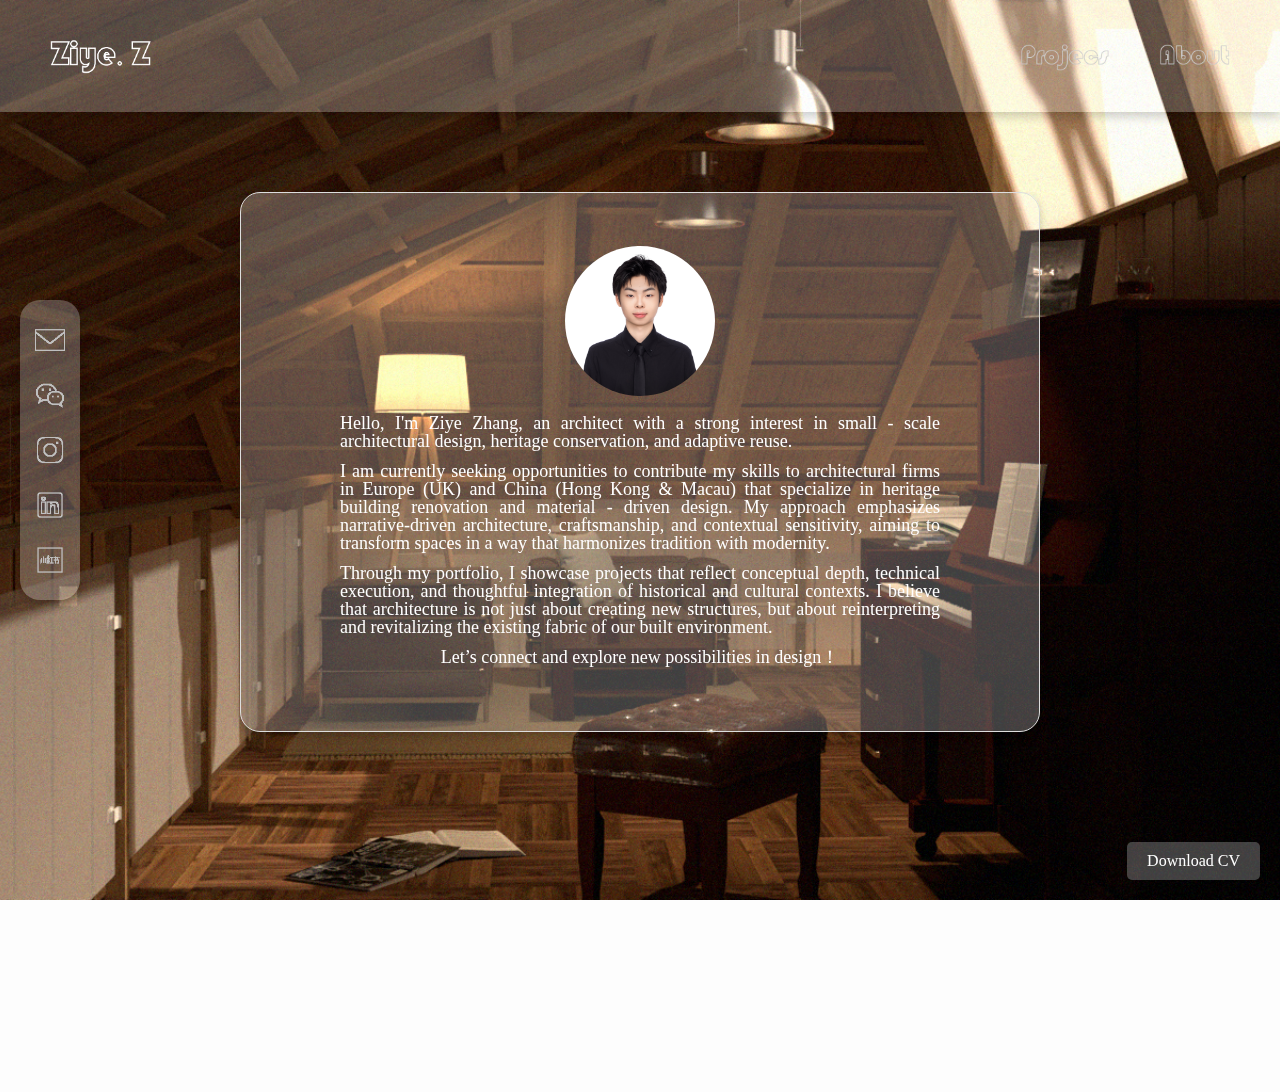
<file: about.html>
<!DOCTYPE html>
<html lang="en">
<head>
    <meta charset="UTF-8">
    <meta name="viewport" content="width=device-width, initial-scale=1.0">
    <title>Ziye.Z</title>
    <link rel="stylesheet" href="styles2.css">
</head>
<body>
    <header>
        <div class="logo">
            <a href="index.html"><img src="images/Logo.png" alt="Logo"></a>
        </div>
        <nav>
            <ul>
                <li><a href="#"><img src="images/projects.png" alt="projects"></a>
                    <ul class="dropdown-menu">
                        <li><a href="project1.html">The Twelve Bothers</a></li>
                        <li><a href="project2.html">The Revival of Bamboo</a></li>
                        <li><a href="project3.html">A Solitary Equilibrium</a></li>
                        <li><a href="project4.html">Garden Island</a></li>
                    </ul>
                </li>
                <li><a href="about.html"><img src="images/about.png" alt="about"></a></li>
            </ul>
        </nav>
    </header>

    <section class="project-container">
        <div class="project-slider">
            <!-- Page 1 -->
            <div class="project-page">
                <img src="images/profile.jpg" alt="Profile Picture" class="profile-avatar">
                <br>
                <p>Hello, I'm Ziye Zhang, an architect with a strong interest in small - scale architectural design, heritage conservation, and adaptive reuse.</p>
                <p>I am currently seeking opportunities to contribute my skills to architectural firms in Europe (UK) and China (Hong Kong & Macau) that specialize in heritage building renovation and material - driven design. My approach emphasizes narrative-driven architecture, craftsmanship, and contextual sensitivity, aiming to transform spaces in a way that harmonizes tradition with modernity.</p>
                <p>Through my portfolio, I showcase projects that reflect conceptual depth, technical execution, and thoughtful integration of historical and cultural contexts. I believe that architecture is not just about creating new structures, but about reinterpreting and revitalizing the existing fabric of our built environment.</p>
                <p>Let’s connect and explore new possibilities in design！</p>
            </div>
    
            <!-- Page 2 -->
            <div class="project-page">
                <h2>Academics & Honors</h2>
                <br>
                <p>BSc Architecture - Xi'an Jiaotong Liverpool University (XJTLU)</p>
                <p>MAUBS Architecture track - Delft University of Technology (TUD)</p>
                <br>
                <p>Academic Excellence Award - 2021-2022</p>
                <p>Academic Excellence Award - 2022-2023</p>
                <p>National Encouragement Scholarship - 2021-2022</p>
                <p>National Encouragement Scholarship - 2022-2023</p>
            </div>
    
            <div class="project-page">
                <h2>Work Experience & Skill Sets</h2>
                <br>
                <p>Architect Intern - China Design Group (2022)</p>
            
                <!-- 图标组应该放在project-page内部 -->
                <div class="icon-hover-group">
                    <div class="icon-unit">
                        <img src="icons/rhino.png" class="hover-icon">
                        <span class="icon-label">Rhino</span>
                    </div>
            
                    <div class="icon-unit">
                        <img src="icons/vray.png" class="hover-icon">
                        <span class="icon-label">Vray</span>
                    </div>

                    <div class="icon-unit">
                        <img src="icons/revit.png" class="hover-icon">
                        <span class="icon-label">Revit</span>
                    </div>

                    <div class="icon-unit">
                        <img src="icons/CAD.png" class="hover-icon">
                        <span class="icon-label">AutoCAD</span>
                    </div>
                    
                    <div class="icon-unit">
                        <img src="icons/AI.png" class="hover-icon">
                        <span class="icon-label">Illustrator</span>
                    </div>
            
                    <div class="icon-unit">
                        <img src="icons/PS.png" class="hover-icon">
                        <span class="icon-label">Photoshop</span>
                    </div>

                    <div class="icon-unit">
                        <img src="icons/ID.png" class="hover-icon">
                        <span class="icon-label">InDesign</span>
                    </div>
                </div>
            </div> <!-- 正确闭合project-page -->
        </div> <!-- 闭合project-slider -->
    </section> <!-- 闭合project-container -->
    
    <div class="social-sidebar">
        <div class="social-item">
            <img src="icons/email.png" alt="Email">
            <div class="popup"> HIRO7RUS@gmail.com</div>
        </div>
        <div class="social-item">
            <img src="icons/wechat.png" alt="WeChat">
            <div class="popup"> Severuszhang0215</div>
        </div>
        <div class="social-item">
            <img src="icons/instagram.png" alt="Instagram">
            <div class="popup"> hiro7rus</div>
        </div>
        <div class="social-item">
            <img src="icons/linkedin.png" alt="LinkedIn">
            <div class="popup"> Ziye Zhang</div>
        </div>
        <div class="social-item">
            <img src="icons/xiaohongshu.png" alt="Xiaohongshu">
            <div class="popup"> 1023391668</div>
        </div>
    </div>
    
    <a href="CV.pdf" download class="download-cv">Download CV</a>

    <script src="/script2.js"> </script>
</body>
</html>
</file>
<file: styles2.css>
body {
    font-family: "Times New Roman", Times, serif;
    margin: 0;
    padding: 0;
    background-color: #ffffff;
    position: relative;
    min-height: 100vh;
    background: url('background/Rendered.png') no-repeat bottom center;
    background-size: cover;  /* 让图片填充整个底部 */
    background-attachment: fixed; /* 固定背景，不随滚动变化 */
}

header {
    display: flex;
    justify-content: space-between;
    align-items: center;
    padding: 20px 50px;
    position: relative;
    z-index: 1000; /* 确保导航栏在最上层 */
    background: rgba(255, 255, 255, 0.247); /* 白色 + 80% 透明 */
    box-shadow: 0px 4px 10px rgba(0, 0, 0, 0.2);
}

.logo img {
    height: 40px;
}

.projects img {
    height: 30px;
    max-width: 20%; /* 限制最大宽度 */
}

.about img {
    height: 30px;
    max-width: 20%; /* 限制最大宽度 */
}

nav ul {
    list-style: none;
    position: relative;
    padding: 0;
    margin: 0;
    display: flex;
    align-items: center;
    gap: 50px; /* 增加菜单项之间的间距 */
}

nav ul li img {
    max-height: 30px; /* 设置最大宽度 */
    height: auto; /* 保持图片比例 */
    display: block; /* 避免 inline 元素导致布局问题 */
    filter: brightness(0.8);
    transition: filter 0.3s ease-in-out;
}

nav ul li :hover img{
    filter: brightness(1);
}

nav ul .dropdown-menu {
    position: absolute;
    top: calc(100% + 30px); /* 下移 10px，可以自行调整 */
    left: 0;
    background: rgba(255, 255, 255, 0.247); /* 白色 + 80% 透明 */
    list-style: none;
    padding: 10px;
    opacity: 0;
    visibility: hidden;
    transform: translateY(10px); /* 下拉动画 */
    transition: opacity 0.3s ease-in-out, transform 0.3s ease-in-out;
    box-shadow: 0 2px 10px rgba(0, 0, 0, 0.1);
    z-index: 1000;
}

/* 通过 .show 类控制 dropdown-menu 显示 */
.dropdown-menu.show {
    opacity: 1;
    visibility: visible;
    transform: translateY(0);
}

/* 取消默认的超链接样式 */
nav ul li a {
    text-decoration: none; /* 去掉下划线 */
    color: #ffffff; /* 设置默认颜色，避免蓝色超链接 */
    font-size: 18px; /* 适当调整字体大小 */
    padding: 10px 15px; /* 增加内边距，优化点击区域 */
    transition: color 0.3s ease, background 0.3s ease;
}

/* 下拉菜单样式 */
.dropdown-menu {
    position: absolute;
    top: 100%;
    left: 0;
    background-color: #ffffff; /* 白色背景 */
    min-width: 230px;
    list-style-type: none;
    padding: 0;
    margin: 0;
    z-index: 1100; /* 确保下拉菜单浮在所有元素上 */
    box-shadow: 0 4px 10px rgba(0, 0, 0, 0.2);
    border: 1px solid #ddd; /* 增加边框，提升清晰度 */
    flex-direction: column; /* 让菜单项垂直排列 */
}

/* 让每个菜单项独占一行，并有适当的间距 */
.dropdown-menu li {
    padding: 5px 10px;
    text-align: left;
    width: 100%; /* 让菜单项占满父容器 */
    white-space: nowrap; /* 防止文字换行 */
}

.dropdown-menu li a {
    color: #ffffff; /* 黑色字体 */
    text-decoration: none;
    display: block;
    font-size: 16px;
    transition: background 0.3s ease, color 0.3s ease;
    padding: 10px 10px;
}


/* 鼠标悬停时的效果 */
.dropdown-menu li a:hover {
    background-color: rgba(255, 255, 255, 0.5); /* 白色 + 80% 透明 */
    color: #ffffff; /* 深灰色字体 */
}

main {
    display: flex;
    align-items: center;
    justify-content: center;
    padding: 50px;
    height: 80vh;
    background-color: #ffffff;
}

.content {
    display: flex;
    max-width: 1200px;
    width: 100%;
    justify-content: center;
}

.image-section {
    text-align: center;
}

.image-section img {
    width: 80%;
    max-width: 800px;
    height: auto;
    display: block;
    margin: 20px auto;
    box-shadow: 0px 4px 10px rgba(0, 0, 0, 0.2);
}

@keyframes bounce {
    0%, 100% {
        transform: translateY(0);
    }
    50% {
        transform: translateY(-10px);
    }
}

html, body {
    overflow-y: hidden; 
    overflow-x: hidden;
    width: 100vw;
}

body {
    margin: 0;
    padding: 0;
    font-family: "Times New Roman", Times, serif;
    background-color: #fdfdfd;
    color: rgb(255, 255, 255);
}

.content {
    display: flex;
    flex-direction: column;
    align-items: center;
    justify-content: center;
    text-align: center;
    padding: 20px;
}

.project-container {
    width: 100vw;
    height: 100vh; 
    overflow-x: scroll; 
    scroll-snap-type: x mandatory; 
    -webkit-overflow-scrolling: touch; 
    position: relative;
    margin-top: 80px;
  }

.project-slider {
    display: flex;
    width: 300vw; /* 确保三个部分能水平排列 */
    transition: transform 0.5s ease-in-out;
    will-change: transform; /* 优化滚动性能 */
}

.project-page {
    width: 100vw;
    height: 60vh;
    display: flex;
    flex-direction: column;
    align-items: center;
    justify-content: center;
    text-align: center;
    position: relative;
    padding: 20px;
    box-shadow: 0px 4px 10px rgba(0, 0, 0, 0.2);
    border-radius: 20px;
    background: rgba(255, 255, 255, 0.247); /* 白色 + 80% 透明 */
    margin: 0 auto;
    max-width: 800px;
    flex-shrink: 0; /* 关键：确保不会缩小 */
    border: 1px solid #ddd; /* 增加边框，提升清晰度 */
}


.profile-avatar {
    max-width: 150px;
    border-radius: 50%; /* 头像变成圆形 */
}

.project-page h2 {
    font-size: 24px;
    margin: 10px 0;
}

.project-page p {
    font-size: 18px;
    max-width: 600px;
    line-height: 1;
    max-width: 600px;
    text-align: justify;    /* 两端对齐 */
    margin: 0 0 12px 0;    
}

/* 让滚动部分正常工作 */
html, body {
    overflow-x: hidden;
    width: 100vw;
}

.container, .wrapper, .content {
    max-width: 100vw;
    overflow-x: hidden;
}

* {
    box-sizing: border-box;
}

/* 左侧固定社交栏 */
.social-sidebar {
    position: fixed;
    top: 50%;
    left: 20px;
    transform: translateY(-50%);
    display: flex;
    flex-direction: column;
    border-radius: 20px; /* 让整个侧栏有圆角 */
    padding: 20px 10px; /* 增加上下 padding，底部会更大 */
    gap: 15px;
    z-index: 9999; /* 确保在所有元素上方 */
    background: rgba(255, 255, 255, 0.247); /* 白色 + 80% 透明 */
    box-shadow: 0 4px 10px rgba(0, 0, 0, 0.2);
}

/* 图标按钮 */
.social-item {
    position: relative;
    width: 40px;
    height: 40px;
    display: flex;
    align-items: center;
    justify-content: center;
    cursor: pointer;
}

.social-item img {
    width: 30px;
    height: 30px;
    filter: brightness(0.75);
    transition: filter 0.3s ease-in-out;
}

/* 悬停时变亮 */
.social-item:hover img {
    filter: brightness(1);
}

/* 弹出的联系方式 */
.popup {
    position: absolute;
    left: 50px; /* 让弹窗出现在图标右侧 */
    top: 50%;
    transform: translateY(-50%);
    background: rgba(255, 255, 255, 0.247); /* 白色 + 80% 透明 */
    color: rgb(255, 255, 255);
    padding: 10px;
    border-radius: 8px;
    font-size: 14px;
    white-space: nowrap;
    opacity: 0;
    visibility: hidden;
    transition: opacity 0.3s ease-in-out, transform 0.3s ease-in-out;
    z-index: 10000; /* 让弹窗高于侧边栏 */
    box-shadow: 0 4px 10px rgba(0, 0, 0, 0.2);
    border: 1px solid #ddd; /* 增加边框，提升清晰度 */
}

/* 鼠标悬停时显示弹窗 */
.social-item:hover .popup {
    opacity: 1;
    visibility: visible;
    transform: translateY(-50%) translateX(5px);
}

/* 防止其他元素遮挡 */
body {
    position: relative;
    overflow: visible; /* 确保不会被隐藏 */
}

.footer {
    position: fixed;
    bottom: 0;
    left: 0;
    width: 100%;
    height: 200px; /* 你可以根据需要调整高度 */
    background: url('background/Children\ 3.png') no-repeat center;
    background-size: cover;
    z-index: -1; /* 确保它不会挡住其他内容 */
}

/* 让 body 和 html 禁止横向滚动 */
html, body {
    overflow-x: hidden;
    width: 100vw; /* 确保宽度不会超出视口 */
}

/* 如果有大尺寸的 flex 容器，确保它不会超出 */
.container, .wrapper, .content {
    max-width: 100vw;
    overflow-x: hidden;
}

/* 如果某些元素使用了 position: absolute; 可能导致溢出 */
* {
    box-sizing: border-box; /* 确保 padding 和 margin 不会让元素超出 */
}

.download-cv {
    position: fixed;
    bottom: 20px;
    right: 20px;
    background: rgba(255, 255, 255, 0.247); /* 白色 + 80% 透明 */
    color: white;
    padding: 10px 20px;
    text-decoration: none;
    border-radius: 5px;
    transition: background 0.3s;
}

.download-cv:hover {
    background: rgba(255, 255, 255, 0.5); /* 白色 + 80% 透明 */
}

/* 图标容器样式 */
.icon-hover-group {
    display: flex;
    justify-content: center;
    gap: 40px; /* 图标间距 */
    margin-top: 30px;
}

/* 单个图标包装 */
.icon-unit {
    position: relative;
    display: inline-block;
}

/* 图标基础样式 */
.hover-icon {
    width: 45px;
    height: 45px;
    opacity: 0.8;
    transition: all 0.3s ease;
}

/* 悬停时图标变化 */
.hover-icon:hover {
    opacity: 1;
    transform: translateY(-3px);
}

/* 文字标签样式 */
.icon-label {
    position: absolute;
    bottom: -25px; /* 文字位置 */
    left: 50%;
    transform: translateX(-50%);
    background: rgba(255, 255, 255, 0.247); /* 白色 + 80% 透明 */
    color: white;
    padding: 4px 12px;
    border-radius: 4px;
    font-size: 12px;
    opacity: 0;
    visibility: hidden;
    transition: all 0.2s ease;
    white-space: nowrap;
}

/* 悬停显示文字 */
.icon-unit:hover .icon-label {
    opacity: 1;
    visibility: visible;
    bottom: -30px; /* 悬停微移动画 */
}

/* 小屏幕优化 */
@media (max-width: 768px) {
    .icon-hover-group {
        gap: 25px;
    }
    .hover-icon {
        width: 35px;
        height: 35px;
    }
    .icon-label {
        font-size: 10px;
        bottom: -22px;
    }
}
</file>
